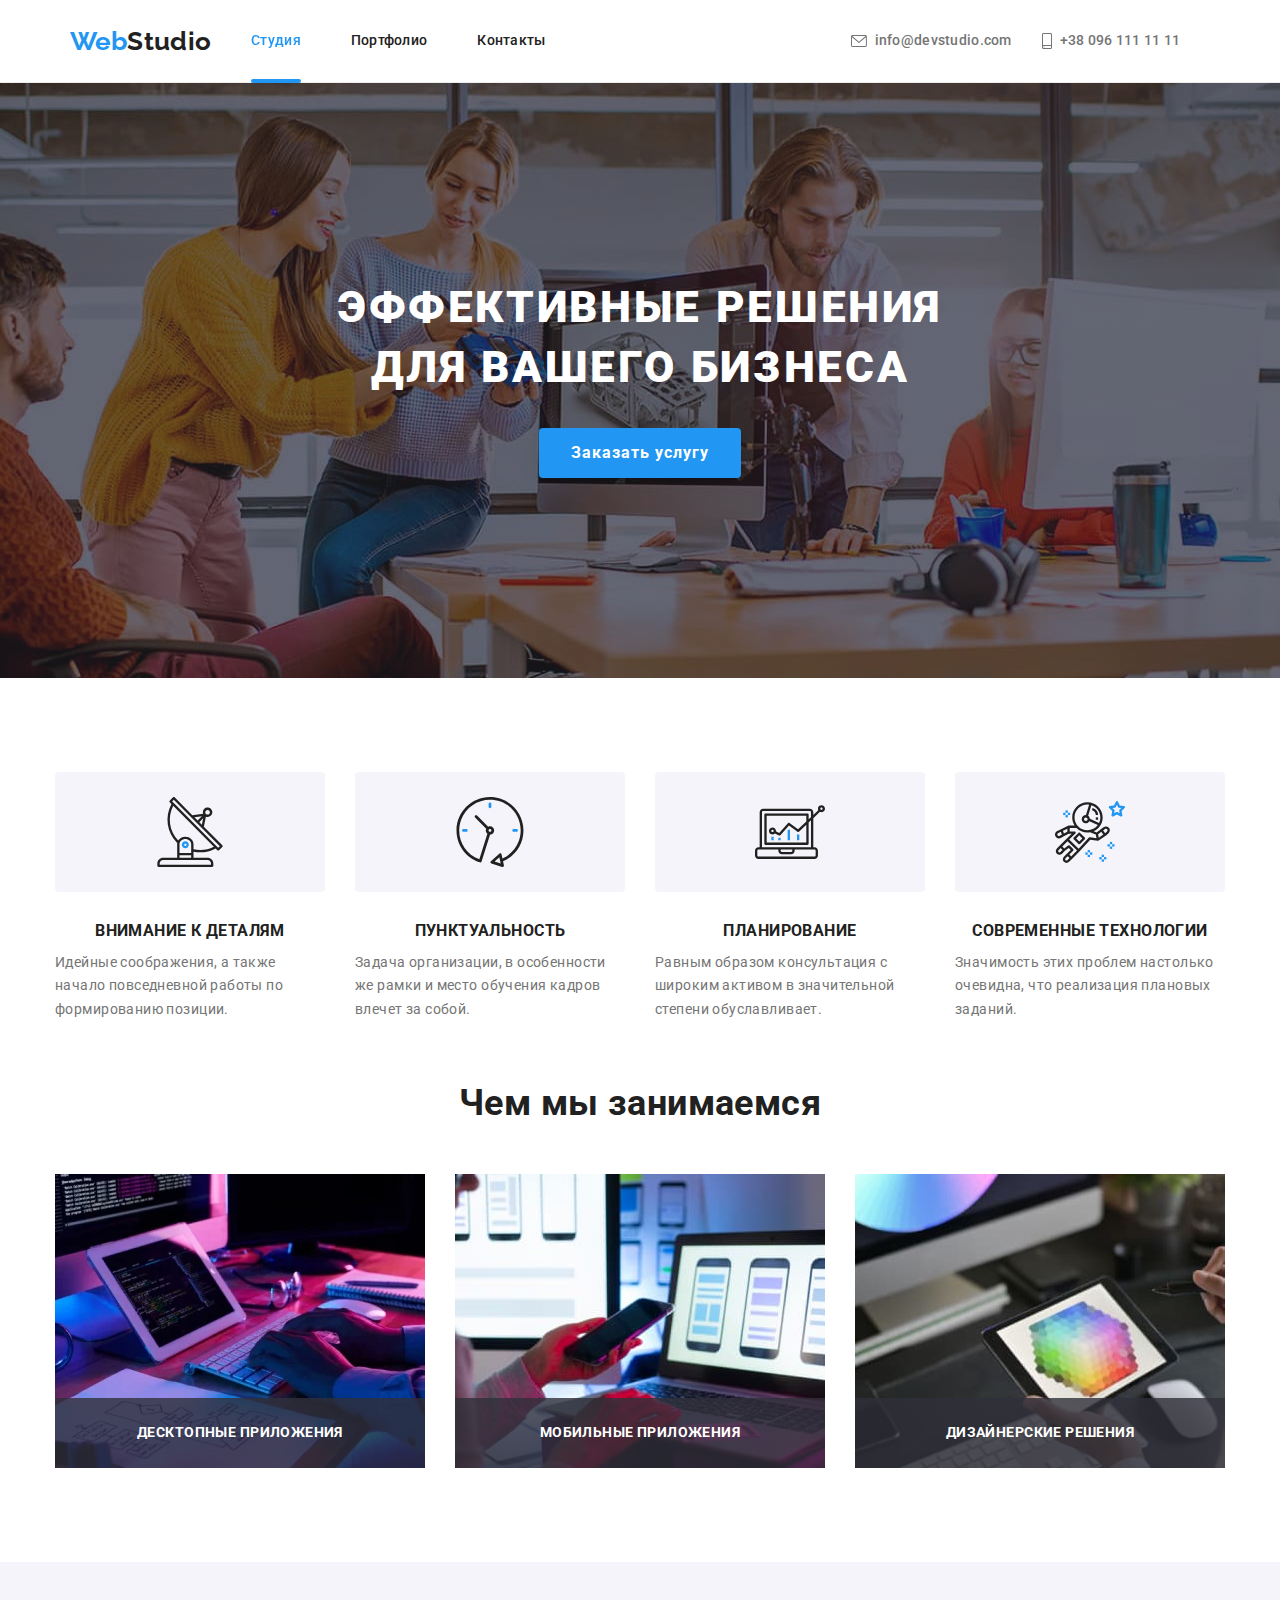
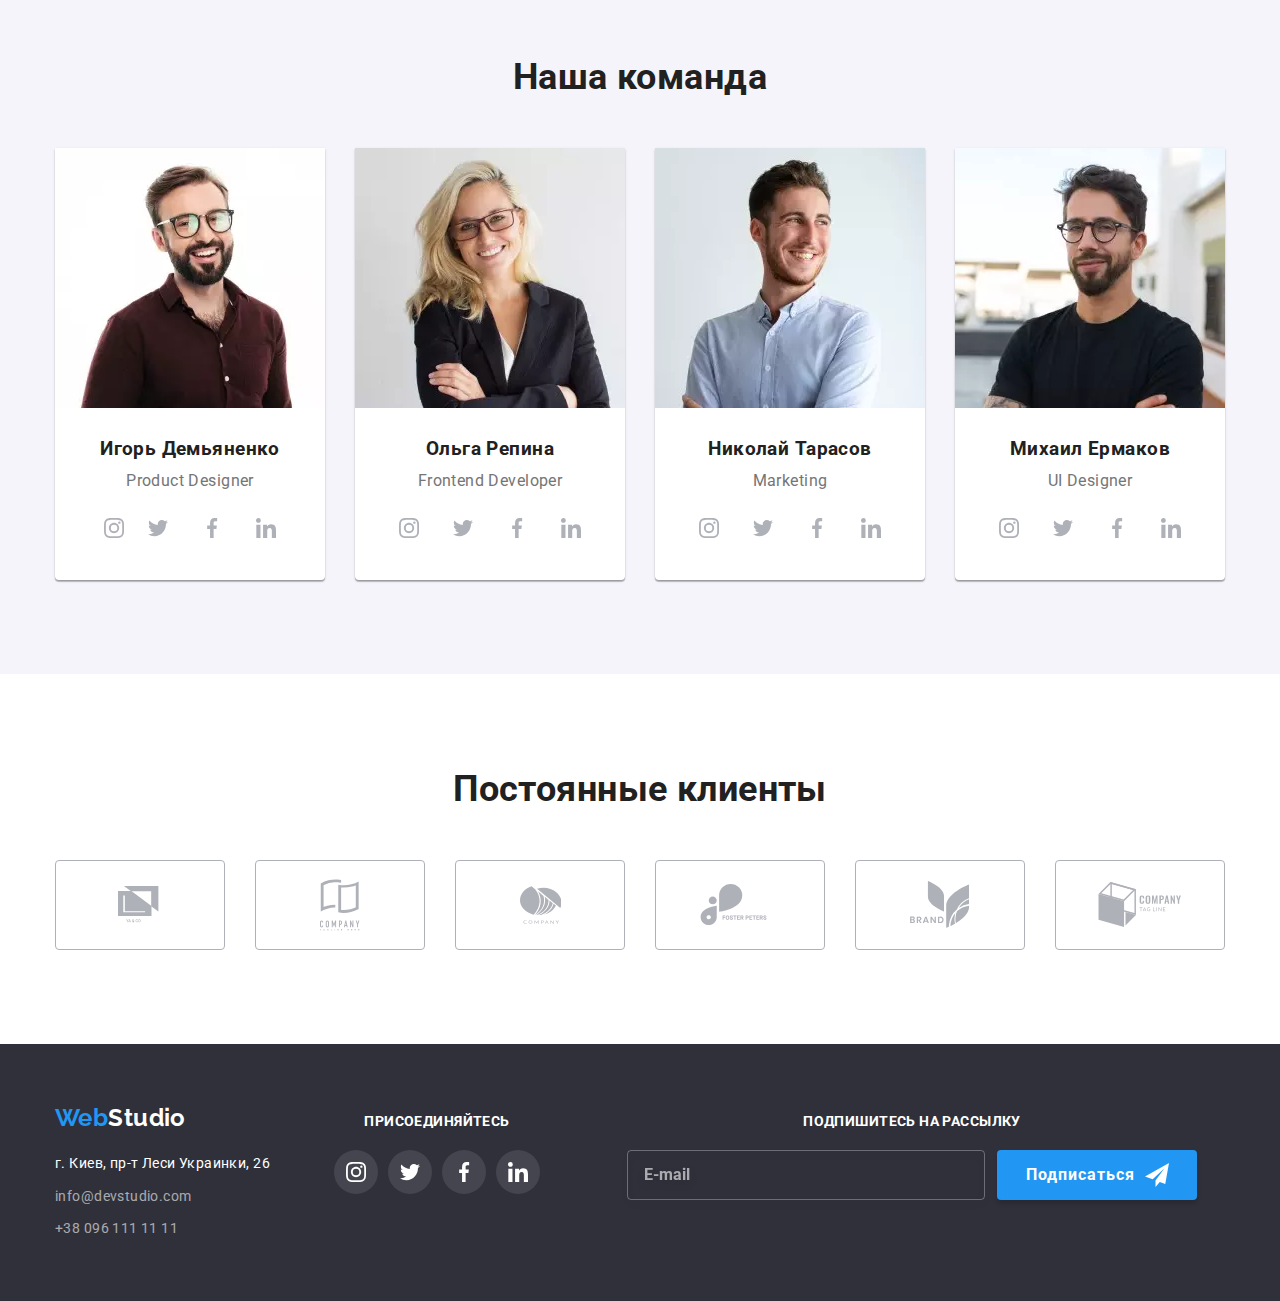
<file: index.html>
<!DOCTYPE html>
<html lang="ru">
  <head>
    <meta charset="UTF-8" />
    <meta name="viewport" content="width=device-width, initial-scale=1.0" />
    <title>Site_WebStudia</title>
    <link
      href="https://cdnjs.cloudflare.com/ajax/libs/modern-normalize/1.0.0/modern-normalize.min.css"
      rel="stylesheet"
    />
    <link
      href="https://fonts.googleapis.com/css2?family=Raleway:wght@700&family=Roboto:wght@400;500;700;900&display=swap"
      rel="stylesheet"
    />
    <link rel="stylesheet" href="./css/main.min.css" />
  </head>
  <body class="page">
    <!--Header-->
    <header class="page-header">
      <div class="header-container container flexbox">
      <a class="logo" lang="en" href="./">
        <span class="logo-web">Web</span>Studio</a>
       <button
          type="button"
          class="menu-button"
          aria-expanded="false"
          aria-controls="header-menu "
          data-menu-button
        >
          <svg
            class="menu-button__icons"
           
            aria-label="Переключатель мобильного меню"
          >
            <use
              class="menu-button__icon-cross"
              href="./image/sprite.svg#menu-button-close"
            ></use>
            <use
              class="menu-button__icon-menu-bur"
              href="./image/sprite.svg#icon-menu-bur"
            ></use>
          </svg>
        </button>

        <div class="header-menu" id="header-menu" data-menu>
          <nav class="nav">           
            <!--Main navigation-->
            <ul class="list menu">
              <li class="menu__item">
                <a class="menu__link menu__link--active link" href="./">
                  <span>Cтудия</span>
                </a>
              </li>
              <li class="menu__item">
                <a class="menu__link link" href="./portfolio.html">Портфолио</a>
              </li>
              <li class="menu__item">
                <a class="menu__link link" href="./">Контакты</a>
              </li>
            </ul>
          </nav>
          <!--feedback-->
          <ul class="list header-adr flexbox">
            <li class="header-adr__item">
              <a class="header-adr__link link" href="mailto:info@devstudio.com">
                <svg
                  class="header-adr__icon header-adr__icon-mail"
                  width="16"
                  height="11"
                >
                  <use href="./image/sprite.svg#icon-mail"></use>
                </svg>
                info@devstudio.com</a
              >
            </li>
            <li class="header-adr__item">
              <a class="header-adr__link link" href="tel:+38-095-111-11-11">
                <svg
                  class="header-adr__icon header-adr__icon-tel"
                  width="10"
                  height="15"
                >
                  <use href="./image/sprite.svg#icon-smartphone"></use>
                </svg>
                +38 096 111 11 11</a
              >
            </li>
          </ul>
        </div>
      </div>
    </header>
      <main class="main">
      <!--Poster-->

      <section class="hero-page">
        <div class="hero-container">
          <h1 class="hero-container__title">
          Эффективные решения <br /> 
            для вашего бизнеса
          </h1>
          <button type="button" class="btn btn--hero" data-modal-open>
            Заказать услугу
          </button>
        </div>
      </section>

      <!--Advantage-->

      <section class="section advantage">
        <div class="container">
          <h2 class="hiden-title">Преимущества</h2>
          <ul class="advantage__list list flexbox">
            <li class="advantage__item advantage__icon-antena">
              <h3 class="advantage__title title">Внимание к деталям</h3>
              <p class="advantage__text text">
                Идейные соображения, а также начало повседневной работы по
                формированию позиции.
              </p>
            </li>
            <li class="advantage__item advantage__icon-clock content-box">
              <h3 class="advantage__title title">Пунктуальность</h3>
              <p class="advantage__text text">
                Задача организации, в особенности же рамки и место обучения
                кадров влечет за собой.
              </p>
            </li>
            <li class="advantage__item advantage__icon-diagram content-box">
              <h3 class="advantage__title title">Планирование</h3>
              <p class="advantage__text text">
                Равным образом консультация с широким активом в значительной
                степени обуславливает.
              </p>
            </li>
            <li class="advantage__item advantage__icon-astronaut content-box">
              <h3 class="advantage__title title">Современные технологии</h3>
              <p class="advantage__text text">
                Значимость этих проблем настолько очевидна, что реализация
                плановых заданий.
              </p>
            </li>
          </ul>
        </div>
      </section>

      <!--Work performed-->

      <section class="section about">
        <div class="container">
          <h2 class="section-title">Чем мы занимаемся</h2>
          <ul class="about__list list flexbox">
            <li class="about__item">
              <div class="about__thumb">
                <picture>
                  <source srcset="./img/desktop/work-1.webp 1x, ./img/desktop/work-1@2x.webp 2x" type="image/webp"
                    media="(min-width: 1200px)" />
                  <source srcset="./img/desktop/work1.jpg 1x, ./img/desktop/work1@2x.jpg 2x"
                    media="(min-width: 1200px)" />
                  <img src="./img/desktop/work1.jpg" alt="Фото Десктопные приложения" />
                </picture>
                <p class="about__thumb-text">Десктопные приложения</p>
              </div>
            </li>
            <li class="about__item">
              <div class="about__thumb">
                <picture>
                  <!-- <source srcset="./img/desktop/work-2.webp 1x, ./desktop/work-2@2x.webp 2x" type="image/webp"
                    media="(min-width: 1200px)" /> -->
                  <source srcset="./img/desktop/work2.jpg 1x, ./img/desktop/work2@2x.jpg 2x" media="(min-width: 1200px)" />
                  <img src="./img/desktop/work2.jpg" alt="Фото Мобильные приложения" />
                </picture>
                <p class="about__thumb-text">Мобильные приложения</p>
              </div>
            </li>
            <li class="about__item">
              <div class="about__thumb">
                <picture>
                  <!-- <source srcset="./img/desktop/work-3.webp 1x, ./desktop/work-3@2x.webp 2x" type="image/webp"
                    media="(min-width: 1200px)" /> -->
                  <source srcset="./img/desktop/work3.jpg 1x, ./img/desktop/work3@2x.jpg 2x" media="(min-width: 1200px)" />
                  <img src="./img/desktop/work2.jpg" alt="Фото Дизайнерские решения" />
                </picture>
                <p class="about__thumb-text">Дизайнерские решения</p>
              </div>
            </li>
          </ul>
        </div>
      </section>

      <!--command-->

      <section class="section command">
        <div class="container">
          <h2 class="section-title">Наша команда</h2>
          <ul class="list command__list flexbox">
            <li class="command__item">
              <picture>
                <source srcset="./img/desktop/team-id.webp 1x, ./img/desktop/team-id@2x.webp 2x" type="image/webp"
                  media="(min-width: 1200px)" /> 
                <source srcset="./img/desktop/team-id.jpg 1x, ./img/tablet/team-id@2x.jpg 2x" media="(min-width: 1200px)" />
                <source srcset="./img/tablet/team-id.jpg 1x, ./img/tablet/team-id@2x.jpg 2x" media="(min-width: 768px)" />
                <source srcset="./img/mobile/team-id.jpg 1x, ./img/mobile/team-id@2x.jpg 2x" media="(max-width: 767px)" />
              
                <img src="./img/mobile/team-id.jpg" alt="Игорь Демьяненко" />
              </picture>

              <div class="command-container">
                <h3 class="command__title title">Игорь Демьяненко</h3>
                <p class="command__text text" lang="en">Product Designer</p>
              </div>
              <!-- список икон для соц сетей -->
              <div class="social-container">
                <ul class="social list">
                  <li class="social-item">
                    <a
                      class="social__link"
                      href="https://www.instagram.com/?hl=uk"
                      target="_blank"
                      rel="noopener noreferrer"
                      aria-label="ссылка инстаграм"
                    >
                      <svg class="social__icon">
                        <use href="./image/sprite.svg#icon-instagram"></use>
                      </svg>
                    </a>
                  </li>
                  <li class="social__item">
                    <a
                      class="social__link"
                      href="https://twitter.com/?lang=uk"
                      target="_blank"
                      rel="noopener noreferrer"
                      aria-label="ссылка твиттер"
                    >
                      <svg class="social__icon">
                        <use href="./image/sprite.svg#icon-twitter"></use>
                      </svg>
                    </a>
                  </li>
                  <li class="social__item">
                    <a
                      class="social__link"
                      href="https://uk-ua.facebook.com"
                      target="_blank"
                      rel="noopener noreferrer"
                      aria-label="ссылка фейсбук"
                    >
                      <svg class="social__icon">
                        <use href="./image/sprite.svg#icon-facebook"></use>
                      </svg>
                    </a>
                  </li>
                  <li class="social__item">
                    <a
                      class="social__link"
                      href="https://www.linkedin.com/uas/login?_l=ru"
                      target="_blank"
                      rel="noopener noreferrer"
                      aria-label="ссылка линкедин"
                    >
                      <svg class="social__icon">
                        <use href="./image/sprite.svg#icon-linkedin"></use>
                      </svg>
                    </a>
                  </li>
                </ul>
              </div>
            </li>
            <li class="command__item">
              <picture>
                <source srcset="./img/desktop/team-or.webp 1x, ./img/desktop/team-or@2x.webp 2x" type="image/webp"
                  media="(min-width: 1200px)" />
                        <source srcset="./img/desktop/team-or.jpg 1x, ./img/tablet/team-or@2x.jpg 2x" media="(min-width: 1200px)" />
                        <source srcset="./img/tablet/team-or.jpg 1x, ./img/tablet/team-or@2x.jpg 2x" media="(min-width: 768px)" />
                        <source srcset="./img/mobile/team-or.jpg 1x, ./img/mobile/team-or@2x.jpg 2x" media="(max-width: 767px)" />
                        
                        <img src="./img/mobile/team-or.jpg" alt="Ольга Репина" />
              </picture>

              <div class="command-container">
                <h3 class="command__title title">Ольга Репина</h3>
                <p class="command__text text" lang="en">
                  <span> Frontend Developer </span>
                </p>
              </div>
              <!-- список икон для соц сетей -->
              <div class="social-container">
                <ul class="list social">
                  <li class="social__item">
                    <a
                      class="social__link"
                      href="https://www.instagram.com/?hl=uk"
                      target="_blank"
                      rel="noopener noreferrer"
                      aria-label="ссылка инстаграм"
                    >
                      <svg class="social__icon">
                        <use href="./image/sprite.svg#icon-instagram"></use>
                      </svg>
                    </a>
                  </li>
                  <li class="social__item">
                    <a
                      class="social__link"
                      href="https://twitter.com/?lang=uk"
                      target="_blank"
                      rel="noopener noreferrer"
                      aria-label="ссылка твиттер"
                    >
                      <svg class="social__icon">
                        <use href="./image/sprite.svg#icon-twitter"></use>
                      </svg>
                    </a>
                  </li>
                  <li class="social__item">
                    <a
                      class="social__link"
                      href="https://uk-ua.facebook.com"
                      target="_blank"
                      rel="noopener noreferrer"
                      aria-label="ссылка фейсбук"
                    >
                      <svg class="social__icon">
                        <use href="./image/sprite.svg#icon-facebook"></use>
                      </svg>
                    </a>
                  </li>
                  <li class="social__item">
                    <a
                      class="social__link"
                      href="https://www.linkedin.com/uas/login?_l=ru"
                      target="_blank"
                      rel="noopener noreferrer"
                      aria-label="ссылка ликедин"
                    >
                      <svg class="social__icon">
                        <use href="./image/sprite.svg#icon-linkedin"></use>
                      </svg>
                    </a>
                  </li>
                </ul>
              </div>
            </li>
            <li class="command__item">
            <picture>
              <source srcset="./img/desktop/team-nt.webp 1x, ./img/desktop/team-nt@2x.webp 2x" type="image/webp"
                media="(min-width: 1200px)" />
              <source srcset="./img/desktop/team-nt.jpg 1x, ./img/desktop/team-nt@2x.jpg 2x" media="(min-width: 1200px)" />
              <source srcset="./img/tablet/team-nt.jpg 1x, ./img/tablet/team-nt@2x.jpg 2x" media="(min-width: 768px)" />
              <source srcset="./img/mobile/team-nt.jpg 1x, ./img/mobile/team-nt@2x.jpg 2x" media="(max-width: 767px)" />
            
              <img src="./img/mobile/team-nt.jpg" alt="Николай Тарасов" />
            </picture>
              <div class="command-container">
                <h3 class="command__title title">Николай Тарасов</h3>
                <p class="command__text text" lang="en">Marketing</p>
              </div>
              <!-- список икон для соц сетей -->
              <div class="social-container">
                <ul class="list social">
                  <li class="social__item">
                    <a
                      class="social__link"
                      href="https://www.instagram.com/?hl=uk"
                      target="_blank"
                      rel="noopener noreferrer"
                      aria-label="ссылка инстаграм"
                    >
                      <svg class="social__icon">
                        <use href="./image/sprite.svg#icon-instagram"></use>
                      </svg>
                    </a>
                  </li>
                  <li class="social__item">
                    <a
                      class="social__link"
                      href="https://twitter.com/?lang=uk"
                      target="_blank"
                      rel="noopener noreferrer"
                      aria-label="ссылка твиттер"
                    >
                      <svg class="social__icon">
                        <use href="./image/sprite.svg#icon-twitter"></use>
                      </svg>
                    </a>
                  </li>
                  <li class="social__item">
                    <a
                      class="social__link"
                      href="https://uk-ua.facebook.com"
                      target="_blank"
                      rel="noopener noreferrer"
                      aria-label="ссылка фейсбук"
                    >
                      <svg class="social__icon">
                        <use href="./image/sprite.svg#icon-facebook"></use>
                      </svg>
                    </a>
                  </li>
                  <li class="social__item">
                    <a
                      class="social__link"
                      href="https://www.linkedin.com/uas/login?_l=ru"
                      target="_blank"
                      rel="noopener noreferrer"
                      aria-label="ссылка линкедин"
                    >
                      <svg class="social__icon">
                        <use href="./image/sprite.svg#icon-linkedin"></use>
                      </svg>
                    </a>
                  </li>
                </ul>
              </div>
            </li>
            <li class="command__item">
            <picture>
              <source srcset="./img/desktop/team-me.webp 1x, ./img/desktop/team-me@2x.webp 2x" type="image/webp"
                media="(min-width: 1200px)" />
              <source srcset="./img/tablet/team-me.jpg 1x, ./img/tablet/team-me@2x.jpg 2x" media="(min-width: 768px)" />
              <source srcset="./img/mobile/team-me.jpg 1x, ./img/mobile/team-me@2x.jpg 2x" media="(max-width: 767px)" />
            
              <img src="./img/mobile/team-me.jpg" alt="Михаил Ермаков" />
            </picture>
              <div class="command-container">
                <h3 class="command__title title">Михаил Ермаков</h3>
                <p class="command__text text" lang="en">UI Designer</p>
              </div>
              <!-- список икон для соц сетей -->
              <div class="social-container">
                <ul class="list social">
                  <li class="social__item">
                    <a
                      class="social__link"
                      href="https://www.instagram.com/?hl=uk"
                      target="_blank"
                      rel="noopener noreferrer"
                      aria-label="ссылка инстаграм"
                    >
                      <svg class="social__icon">
                        <use href="./image/sprite.svg#icon-instagram"></use>
                      </svg>
                    </a>
                  </li>
                  <li class="social__item">
                    <a
                      class="social__link"
                      href="https://twitter.com/?lang=uk"
                      target="_blank"
                      rel="noopener noreferrer"
                      aria-label="ссылка твиттер"
                    >
                      <svg class="social__icon">
                        <use href="./image/sprite.svg#icon-twitter"></use>
                      </svg>
                    </a>
                  </li>
                  <li class="social__item">
                    <a
                      class="social__link"
                      href="https://uk-ua.facebook.com"
                      target="_blank"
                      rel="noopener noreferrer"
                      aria-label="ссылка фейсбук"
                    >
                      <svg class="social__icon">
                        <use href="./image/sprite.svg#icon-facebook"></use>
                      </svg>
                    </a>
                  </li>
                  <li class="social__item">
                    <a
                      class="social__link"
                      href="https://www.linkedin.com/uas/login?_l=ru"
                      target="_blank"
                      rel="noopener noreferrer"
                      aria-label="ссылка линкедин"
                    >
                      <svg class="social__icon">
                        <use href="./image/sprite.svg#icon-linkedin"></use>
                      </svg>
                    </a>
                  </li>
                </ul>
              </div>
            </li>
          </ul>
        </div>
      </section>
      <!-- Клиенты -->
      <section class="section">
        <div class="container">
          <h2 class="section-title">Постоянные клиенты</h2>
          <ul class="list client flexbox">
            <li class="client__item flexbox">
              <a
                class="link flexbox"
                href="./"
                target="_blank"
                rel="noopener noreferrer"
                aria-label="ссылка компания ya-go"
              >
                <svg class="client__icon" width="44" height="50">
                  <use href="./image/sprite.svg#icon-ya-go"></use>
                </svg>
              </a>
            </li>

            <li class="client__item flexbox">
              <a
                href="./"
                class="link flexbox"
                target="_blank"
                rel="noopener noreferrer"
                aria-label="ссылка компания tagline"
              >
                <svg class="client__icon" width="40" height="52">
                  <use href="./image/sprite.svg#icon-logo"></use>
                </svg>
              </a>
            </li>

            <li class="client__item flexbox">
              <a
                class="link flexbox"
                href="./"
                target="_blank"
                rel="noopener noreferrer"
                aria-label="ссылка компания "
              >
                <svg class="client__icon" width="41" height="42">
                  <use href="./image/sprite.svg#icon-compane-two"></use>
                </svg>
              </a>
            </li>
            <li class="client__item flexbox">
              <a
                class="link flexbox"
                href="./"
                target="_blank"
                rel="noopener noreferrer"
                aria-label="ссылка компания foster"
              >
                <svg class="client__icon" width="80" height="42">
                  <use href="./image/sprite.svg#icon-foster"></use>
                </svg>
              </a>
            </li>
            <li class="client__item flexbox">
              <a
                class="link flexbox"
                href="./"
                target="_blank"
                rel="noopener noreferrer"
                aria-label="ссылка компания brand "
              >
                <svg class="client__icon" width="59" height="47">
                  <use href="./image/sprite.svg#icon-brand"></use>
                </svg>
              </a>
            </li>
            <li class="client__item flexbox">
              <a
                class="link flexbox"
                href="./"
                target="_blank"
                rel="noopener noreferrer"
                aria-label="ссылка компания tag-line"
              >
                <svg class="client__icon" width="88" height="45">
                  <use href="./image/sprite.svg#icon-tag"></use>
                </svg>
              </a>
            </li>
          </ul>
        </div>
      </section>
    </main>

    <!--Footer-->
    <footer class="page-footer flexbox">
      <div class="container footer-flexbox">
        <div class="tablet-container" >
        <div class="footer-container">
          <a class="footer-logo" lang="en" href="./">
            <span class="logo-web">Web</span>Studio</a
          ><br />
          <address class="adress">
            <p class="adress__text text">г. Киев, пр-т Леси Украинки, 26</p>

            <a class="adress__link link" href="mailto:info@devstudio.com"
              >info@devstudio.com</a
            >

            <a class="adress__link link" href="tel:+38-096-111-11-11">
              +38 096 111 11 11</a
            >
          </address>
        </div>
        <div class="footer__social-container">
          <p class="footer__title">присоединяйтесь</p>
          <ul class="list footer__social">
            <li class="footer__social-item">
              <a
                class="social__link social-link--back"
                href="https://www.instagram.com/?hl=uk"
                target="_blank"
                rel="noopener noreferrer"
                aria-label="ссылка инстаграм"
              >
                <svg class="footer__social-icon">
                  <use href="./image/sprite.svg#icon-instagram"></use>
                </svg>
              </a>
            </li>
            <li class="footer__social-item">
              <a
                class="social__link social-link--back"
                href="https://twitter.com/?lang=uk"
                target="_blank"
                rel="noopener noreferrer"
                aria-label="ссылка твиттер"
              >
                <svg class="footer__social-icon">
                  <use href="./image/sprite.svg#icon-twitter"></use>
                </svg>
              </a>
            </li>
            <li class="footer__social-item">
              <a
                class="social__link social-link--back"
                href="https://uk-ua.facebook.com"
                target="_blank"
                rel="noopener noreferrer"
                aria-label="ссылка фейсбук"
              >
                <svg class="footer__social-icon">
                  <use href="./image/sprite.svg#icon-facebook"></use>
                </svg>
              </a>
            </li>
            <li class="footer__social-item">
              <a
                class="social__link social-link--back"
                href="https://www.linkedin.com/uas/login?_l=ru"
                target="_blank"
                rel="noopener noreferrer"
                aria-label="ссылка линкедин"
              >
                <svg class="footer__social-icon" width="18px" height="18px">
                  <use href="./image/sprite.svg#icon-linkedin"></use>
                </svg>
              </a>
            </li>
          </ul>
        </div>
</div>
        <ul class="list delivery">
          <li class="delivery__item">
            <p class="footer__title">Подпишитесь на рассылку</p>
          </li>
          <li class="delivery__item">
            <form class="footer-form">
              <input
                class="footer-form__input"
                type="email"
                name="footer-mail"
                id="footer-mail"
                placeholder="E-mail"
              />

              <button type="submit" class="btn btn--footer">Подписаться</button>
            </form>
          </li>
        </ul>
      </div>
    </footer>
    <!--modal form -->
    <div class="backdrop is-hidden" data-modal>
      <div class="modal">
        <button type="button" class="bt-close" data-modal-close>
          <svg class="modal__icon" width="18" height="18">
            <use href="./image/sprite.svg#cross"></use>
          </svg>
        </button>
       
        <!--form-->
        <form class="form" autocomplete="off">
          <b class="form__title">Оставьте свои данные, мы вам перезвоним</b>      
          <div class="form-field">
            <label class="form__label" for="name">Имя</label>
            <input
              class="form__input"
              type="text"
              name="name"
              id="name"
              placeholder=" "
            />
            <svg class="form__icon" width="18px" height="18px">
              <use href="./image/sprite.svg#icon-person"></use>
            </svg>
          </div>
          <div class="form-field">
            <label class="form__label" for="tel">Телефон</label>
            <input
              class="form__input"
              type="tel"
              name="tel"
              id="tel"
              placeholder=""
            />

            <svg class="form__icon" width="18px" height="18px">
              <use href="./image/sprite.svg#icon-phone-black-18dp-1"></use>
            </svg>
          </div>
          <div class="form-field">
            <label class="form__label" for="mail">Почта</label>
            <input
              class="form__input"
              type="email"
              name="mail"
              id="mail"
              placeholder=" "
            />
            <svg class="form__icon" width="18px" height="18px">
              <use href="./image/sprite.svg#icon-email-black-18dp-1"></use>
            </svg>
          </div>

          <label class="form__label" for="coment">Комментарий</label>
          <textarea
            class="form__textarea"
            name="coment"
            id="coment"
            rows="7"
            placeholder="Введите текст"
          ></textarea>

          <label class="chek">
            <input
              class="checkbox"
              type="checkbox"
              name="agree"
              value="agree"
            />
            <span class="chek__icon"
              >Соглашаюсь с рассылкой и принимаю
              <a href="" class="form__link">Условия договора</a></span
            >
          </label>
          <button type="submit" class="btn btn--form">Отправить</button>
        </form>
       
      </div>
    </div>
    <script src="./js/menu-tel.js"></script>
    <script src="./js/script.js"></script>
  </body>
</html>
</file>
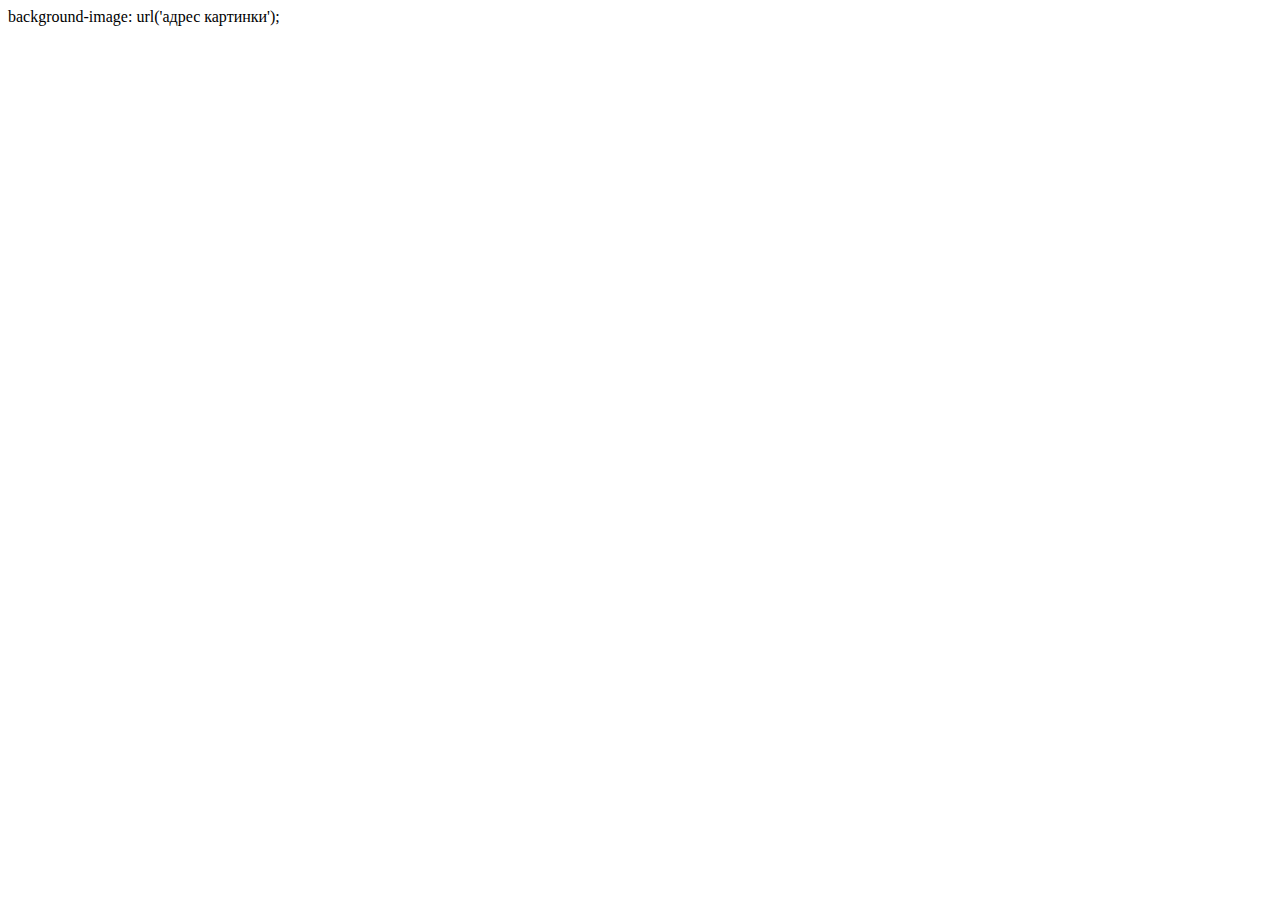
<file: background.html>
<!DOCTYPE html>
<html lang="en">
  <head>
    <meta charset="UTF-8" />
    <meta name="viewport" content="width=device-width, initial-scale=1.0" />
    <title>Document</title>
  </head>
  <body>
    background-image: url('адрес картинки');
  </body>
</html>
</file>
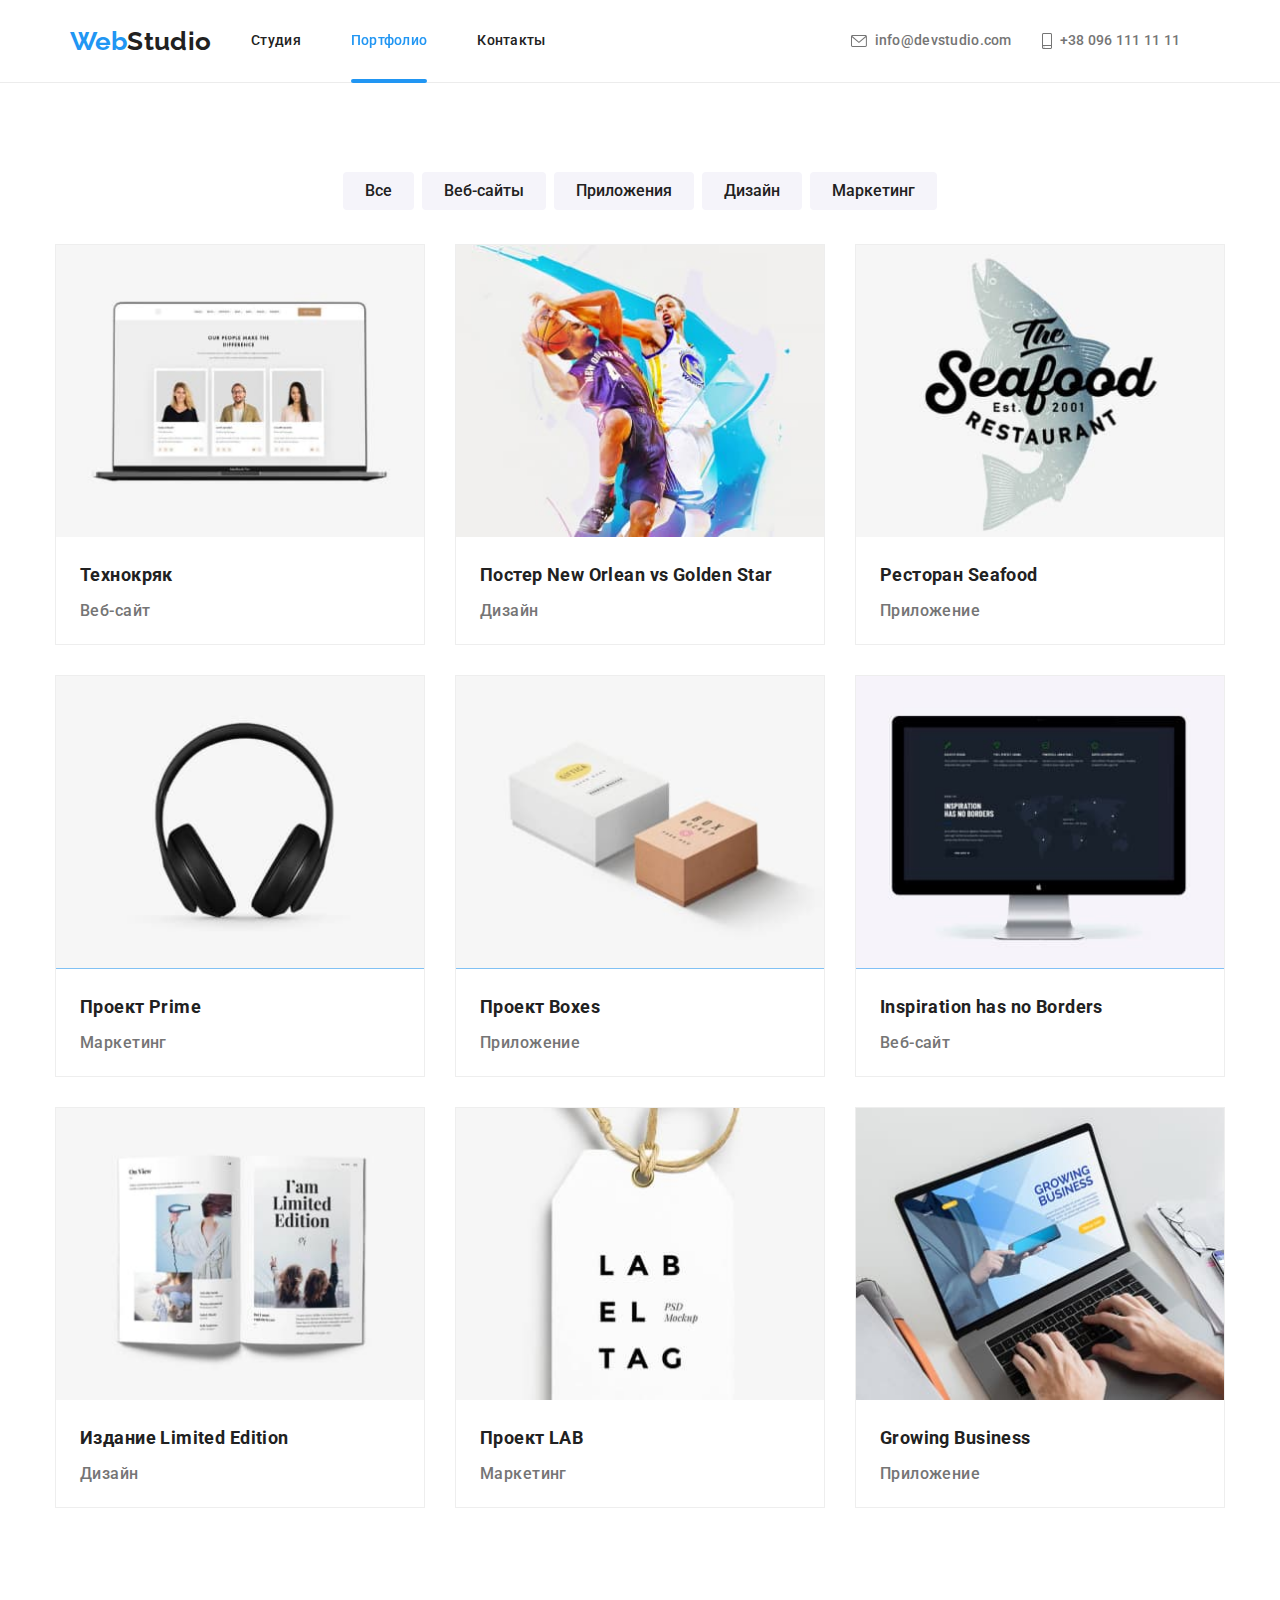
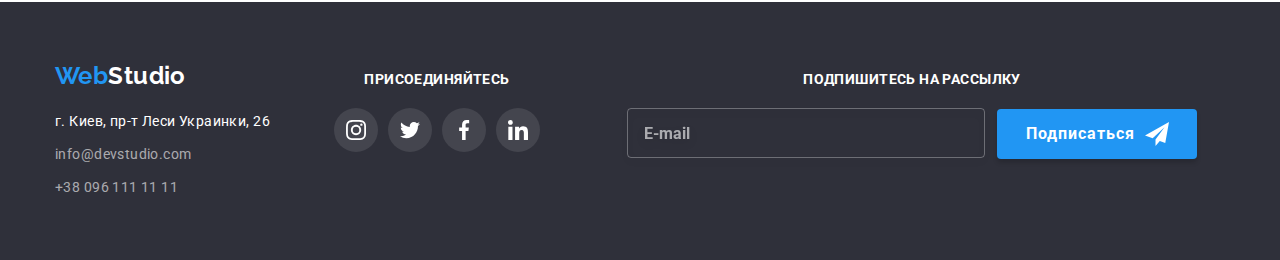
<file: portfolio.html>
<!DOCTYPE html>
<html lang="ru">
  <head>
    <meta charset="UTF-8" />
    <meta name="viewport" content="width=device-width, initial-scale=1.0" />
    <title>portfolio</title>
    <link
      href="https://cdnjs.cloudflare.com/ajax/libs/modern-normalize/1.0.0/modern-normalize.min.css"
      rel="stylesheet"
    />
    <link
      href="https://fonts.googleapis.com/css2?family=Raleway:wght@700&family=Roboto:wght@400;500;700;900&display=swap"
      rel="stylesheet"
    />
    <link rel="stylesheet" href="./css/portfolio.min.css" />
  </head>

  <body class="page">
    <!--Header-->
    <header class="page-header container">
      <div class="header-container container flexbox">
        <a class="logo" lang="en" href="./">
          <span class="logo-web">Web</span>Studio</a
        >
        <button
          type="button"
          class="menu-button"
          aria-expanded="false"
          aria-controls="header-menu "
          data-menu-button
        >
          <svg
            class="menu-button__icons"
            aria-label="Переключатель мобильного меню"
          >
            <use
              class="menu-button__icon-cross"
              href="./image/sprite.svg#menu-button-close"
            ></use>
            <use
              class="menu-button__icon-menu-bur"
              href="./image/sprite.svg#icon-menu-bur"
            ></use>
          </svg>
        </button>

        <div class="header-menu" id="header-menu" data-menu>
          <nav class="nav">
            <!--Main navigation-->
            <ul class="list menu">
              <li class="menu__item">
                <a class="menu__link menu__link link" href="./">
                  <span>Cтудия</span>
                </a>
              </li>
              <li class="menu__item">
                <a class="menu__link--active link" href="./portfolio.html"
                  >Портфолио</a
                >
              </li>
              <li class="menu__item">
                <a class="menu__link link" href="./">Контакты</a>
              </li>
            </ul>
          </nav>
          <!--feedback-->
          <ul class="list header-adr flexbox">
            <li class="header-adr__item">
              <a class="header-adr__link link" href="mailto:info@devstudio.com">
                <svg
                  class="header-adr__icon header-adr__icon-mail"
                  width="16"
                  height="11"
                >
                  <use href="./image/sprite.svg#icon-mail"></use>
                </svg>
                info@devstudio.com</a
              >
            </li>
            <li class="header-adr__item">
              <a class="header-adr__link link" href="tel:+38-095-111-11-11">
                <svg
                  class="header-adr__icon header-adr__icon-tel"
                  width="10"
                  height="15"
                >
                  <use href="./image/sprite.svg#icon-smartphone"></use>
                </svg>
                +38 096 111 11 11</a
              >
            </li>
          </ul>
        </div>
      </div>
    </header>
    <main class="main">
      <section class="section page-portfolio">
       
        <h1 class="hiden-title">Портфолио</h1>
        <div class="container">
        <ul class="list portfolio">
          <li class="portfolio__item">
            <button type="button" class="portfolio__btn">Все</button>
          </li>
          <li class="portfolio__item">
            <button type="button" class="portfolio__btn">Веб-сайты</button>
          </li>
          <li class="portfolio__item">
            <button type="button" class="portfolio__btn">Приложения</button>
          </li>
          <li class="portfolio__item">
            <button type="button" class="portfolio__btn">Дизайн</button>
          </li>
          <li class="portfolio__item">
            <button type="button" class="portfolio__btn">Маркетинг</button>
          </li>
        </ul></div>
        <div class="container servise">
          <ul class="list servise-list flexbox">
            <li class="service__item"  >
              <a class="link service__link" href="/">
                <div class="service-overlay">
                  <picture>
                    <source
                      srcset="
                        ./img/desktop/gallery1.jpg    1x,
                        ./img/desktop/gallery1@2x.jpg 2x
                      "
                      media="(min-width: 1200px)"
                    />
                    <source
                      srcset="
                        ./img/tablet/img-gallery1.jpg    1x,
                        ./img/tablet/img-gallery1@2x.jpg 2x
                      "
                      media="(min-width: 768px)"
                    />
                    <source
                      srcset="
                        ./img/mobile/img-gallery1.jpg    1x,
                        ./img/mobile/img-gallery1@2x.jpg 2x
                      "
                      media="(max-width: 767px)"
                    />
                    <img
                      src="./img/mobile/img-gallery1.jpg"
                      
                      alt="экран с фото"
                    />
                  </picture>
                  <p class="service-overlay__text">
                    Технокряк это современная площадка распространения
                    коронавируса. Компании используют эту платформу для
                    цифрового шпионажа и атак на защищённые сервера конкурентов.
                  </p>
                </div>
                <div class="servise-container">
                  <h2 class="servise__title title">Технокряк</h2>
                  <p class="servise__text text">Веб-сайт</p>
                </div>
              </a>
            </li>
            <li class="service__item">
              <a class="link service__link" href="">
                <div class="service-overlay">
                  <picture>
                    <source
                      srcset="
                        ./img/desktop/gallery2.jpg    1x,
                        ./img/desktop/gallery2@2x.jpg 2x
                      "
                      media="(min-width: 1200px)"
                    />
                    <source
                      srcset="
                        ./img/tablet/img-gallery2.jpg    1x,
                        ./img/tablet/img-gallery2@2x.jpg 2x
                      "
                      media="(min-width: 768px)"
                    />
                    <source
                      srcset="
                        ./img/mobile/img-gallery2.jpg    1x,
                        ./img/mobile/img-gallery2@2x.jpg 2x
                      "
                      media="(max-width: 767px)"
                    />
                    <img
                      src="./img/mobile/img-gallery2.jpg"
                      
                      alt="баскетболисты с мячем"
                    />
                  </picture>

                  <p class="service-overlay__text">
                    Технокряк это современная площадка распространения
                    коронавируса. Компании используют эту платформу для
                    цифрового шпионажа и атак на защищённые сервера конкурентов.
                  </p>
                </div>
                <div class="servise-container">
                  <h2 class="servise__title title">
                    Постер New Orlean vs Golden Star
                  </h2>
                  <p class="servise__text text">Дизайн</p>
                </div>
              </a>
            </li>
            <li class="service__item">
              <a class="link service__link" href="">
                <div class="service-overlay">
                  <picture>
                    <source
                      srcset="
                        ./img/desktop/gallery3.jpg   1x,
                        ./img/desktop/gallery3@2x.jpg 2x
                      "
                      media="(min-width: 1200px)"
                    />
                    <source
                      srcset="
                        ./img/tablet/gallery3.jpg    1x,
                        ./img/tablet/gallery3@2x.jpg 2x
                      "
                      media="(min-width: 768px)"
                    />
                    <source
                      srcset="
                        ./img/mobile/img-gallery3.jpg    1x,
                        ./img/mobile/img-gallery3@2x.jpg 2x
                      "
                      media="(max-width: 767px)"
                    />
                    <img
                      src="./img/mobile/img-gallery3.jpg"
                      
                      alt="акула с надписью"
                    />
                  </picture>

                  <p class="service-overlay__text">
                    Технокряк это современная площадка распространения
                    коронавируса. Компании используют эту платформу для
                    цифрового шпионажа и атак на защищённые сервера конкурентов.
                  </p>
                </div>
                <div class="servise-container">
                  <h2 class="servise__title">Ресторан Seafood</h2>
                  <p class="servise__text text">Приложение</p>
                </div>
              </a>
            </li>
            <li class="service__item">
              <a class="link service__link" href="/"
                ><div class="service-overlay">
                  <picture>
                    <source
                      srcset="
                        ./img/desktop/gallery4.jpg    1x,
                        ./img/desktop/gallery4@2x.jpg 2x
                      "
                      media="(min-width: 1200px)"
                    />
                    <source
                      srcset="
                        ./img/tablet/img-gallery4.jpg    1x,
                        ./img/tablet/img-gallery4@2x.jpg 2x
                      "
                      media="(min-width: 768px)"
                    />
                    <source
                      srcset="
                        ./img/mobile/img-gallery4.jpg    1x,
                        ./img/mobile/img-gallery4@2x.jpg 2x
                      "
                      media="(max-width: 767px)"
                    />
                    <img
                      src="./img/mobile/img-gallery4.jpg"
                      
                      alt="наушники"
                    />
                  </picture>
                  <p class="service-overlay__text">
                    Технокряк это современная площадка распространения
                    коронавируса. Компании используют эту платформу для
                    цифрового шпионажа и атак на защищённые сервера конкурентов.
                  </p>
                </div>
                <div class="servise-container">
                  <h2 class="servise__title">Проект Prime</h2>
                  <p class="servise__text text">Маркетинг</p>
                </div>
              </a>
            </li>
            <li class="service__item">
              <a class="link service__link" href="/"
                ><div class="service-overlay">
                  <picture>
                    <source
                      srcset="
                        ./img/desktop/gallery5.jpg    1x,
                        ./img/desktop/gallery5@2x.jpg 2x
                      "
                      media="(min-width: 1200px)"
                    />
                    <source
                      srcset="
                        ./img/tablet/img-gallery5.jpg    1x,
                        ./img/tablet/img-gallery5@2x.jpg 2x
                      "
                      media="(min-width: 768px)"
                    />
                    <source
                      srcset="
                        ./img/mobile/img-gallery5.jpg    1x,
                        ./img/mobile/img-gallery5@2x.jpg 2x
                      "
                      media="(max-width: 767px)"
                    />
                    <img
                      src="./img/mobile/img-gallery5.jpg"
                      
                      alt="Две коробочки"
                    />
                  </picture>
                  <p class="service-overlay__text">
                    Технокряк это современная площадка распространения
                    коронавируса. Компании используют эту платформу для
                    цифрового шпионажа и атак на защищённые сервера конкурентов.
                  </p>
                </div>
                <div class="servise-container">
                  <h2 class="servise__title">Проект Boxes</h2>
                  <p class="servise__text text">Приложение</p>
                </div>
              </a>
            </li>
            <li class="service__item">
              <a class="link service__link" href=""
                ><div class="service-overlay">
                  <picture>
                    <source
                      srcset="
                        ./img/desktop/gallery6.jpg    1x,
                        ./img/desktop/gallery6@2x.jpg 2x
                      "
                      media="(min-width: 1200px)"
                    />
                    <source
                      srcset="
                        ./img/tablet/img-gallery6.jpg    1x,
                        ./img/tablet/img-gallery6@2x.jpg 2x
                      "
                      media="(min-width: 768px)"
                    />
                    <source
                      srcset="
                        ./img/mobile/img-gallery6.jpg    1x,
                        ./img/mobile/img-gallery6@2x.jpg 2x
                      "
                      media="(max-width: 767px)"
                    />
                    <img
                      src="./img/mobile/img-gallery6.jpg"
                      
                      alt="монитор с изображением карты мира"
                    />
                  </picture>
                  <p class="service-overlay__text">
                    Технокряк это современная площадка распространения
                    коронавируса. Компании используют эту платформу для
                    цифрового шпионажа и атак на защищённые сервера конкурентов.
                  </p>
                </div>
                <div class="servise-container">
                  <h2 class="servise__title">Inspiration has no Borders</h2>
                  <p class="servise__text text">Веб-сайт</p>
                </div>
              </a>
            </li>
            <li class="service__item">
              <a class="link service__link" href="">
                <div class="service-overlay">
                  <picture>
                    <source
                      srcset="
                        ./img/desktop/gallery7.jpg    1x,
                        ./img/desktop/gallery7@2x.jpg 2x
                      "
                      media="(min-width: 1200px)"
                    />
                    <source
                      srcset="
                        ./img/tablet/img-gallery7.jpg    1x,
                        ./img/tablet/img-gallery7@2x.jpg 2x
                      "
                      media="(min-width: 768px)"
                    />
                    <source
                      srcset="
                        ./img/mobile/img-gallery7.jpg    1x,
                        ./img/mobile/img-gallery7@2x.jpg 2x
                      "
                      media="(max-width: 767px)"
                    />
                    <img
                      src="./img/mobile/img-gallery7.jpg"
                      
                      alt="журнала с надписью ограниченное издательство"
                    />
                  </picture>

                  <p class="service-overlay__text">
                    Технокряк это современная площадка распространения
                    коронавируса. Компании используют эту платформу для
                    цифрового шпионажа и атак на защищённые сервера конкурентов.
                  </p>
                </div>
                <div class="servise-container">
                  <h2 class="servise__title">Издание Limited Edition</h2>
                  <p class="servise__text text">Дизайн</p>
                </div>
              </a>
            </li>
            <li class="service__item">
              <a class="link service__link" href="">
                <div class="service-overlay">
                  <picture>
                    <source
                      srcset="
                        ./img/desktop/gallery8.jpg    1x,
                        ./img/desktop/gallery8@2x.jpg 2x
                      "
                      media="(min-width: 1200px)"
                    />
                    <source
                      srcset="
                        ./img/tablet/gallery8.jpg    1x,
                        ./img/tablet/gallery8@2x.jpg 2x
                      "
                      media="(min-width: 768px)"
                    />
                    <source
                      srcset="
                        ./img/mobile/img-gallery8.jpg    1x,
                        ./img/mobile/img-gallery8@2x.jpg 2x
                      "
                      media="(max-width: 767px)"
                    />
                    <img
                      src="./img/mobile/img-gallery8.jpg"
                      
                      alt="буквы"
                    />
                  </picture>
                  <p class="service-overlay__text">
                    Технокряк это современная площадка распространения
                    коронавируса. Компании используют эту платформу для
                    цифрового шпионажа и атак на защищённые сервера конкурентов.
                  </p>
                </div>
                <div class="servise-container">
                  <h2 class="servise__title">Проект LAB</h2>
                  <p class="servise__text text">Маркетинг</p>
                </div>
              </a>
            </li>
            <li class="service__item">
              <a class="link service__link" href="">
                <div class="service-overlay">
                  <picture>
                    <source
                      srcset="
                        ./img/desktop/gallery9.jpg    1x,
                        ./img/desktop/gallery9@2x.jpg 2x
                      "
                      media="(min-width: 1200px)"
                    />
                    <source
                      srcset="
                        ./img/tablet/gallery9.jpg 1x,
                        ./img/tablet/gallery9@2x.jpg 2x
                      "
                      media="(min-width: 768px)"
                    />
                    <source
                      srcset="
                        ./img/mobile/gallery9.jpg    1x,
                        ./img/mobile/gallery9@2x.jpg 2x
                      "
                      media="(max-width: 767px)"
                    />
                    <img
                      src="./img/mobile/img-gallery9.jpg"
                      
                      alt="руки на клавиатуре"
                    />
                  </picture>
                  <p class="service-overlay__text">
                    Технокряк это современная площадка распространения
                    коронавируса. Компании используют эту платформу для
                    цифрового шпионажа и атак на защищённые сервера конкурентов.
                  </p>
                </div>
                <div class="servise-container">
                  <h2 class="servise__title">Growing Business</h2>
                  <p class="servise__text text">Приложение</p>
                </div>
              </a>
            </li>
          </ul>
        </div>
      </section>
    </main>
    <!--Footer-->
    <footer class="page-footer flexbox">
      <div class="container footer-flexbox">
        <div class="tablet-container">
          <div class="footer-container">
            <a class="footer-logo" lang="en" href="./">
              <span class="logo-web">Web</span>Studio</a><br />
            <address class="adress">
              <p class="adress__text text">г. Киев, пр-т Леси Украинки, 26</p>
    
              <a class="adress__link link" href="mailto:info@devstudio.com">info@devstudio.com</a>
    
              <a class="adress__link link" href="tel:+38-096-111-11-11">
                +38 096 111 11 11</a>
            </address>
          </div>
          <div class="footer__social-container">
            <p class="footer__title">присоединяйтесь</p>
            <ul class="list footer__social">
              <li class="footer__social-item">
                <a class="social__link social-link--back" href="https://www.instagram.com/?hl=uk" target="_blank"
                  rel="noopener noreferrer" aria-label="ссылка инстаграм">
                  <svg class="footer__social-icon">
                    <use href="./image/sprite.svg#icon-instagram"></use>
                  </svg>
                </a>
              </li>
              <li class="footer__social-item">
                <a class="social__link social-link--back" href="https://twitter.com/?lang=uk" target="_blank"
                  rel="noopener noreferrer" aria-label="ссылка твиттер">
                  <svg class="footer__social-icon">
                    <use href="./image/sprite.svg#icon-twitter"></use>
                  </svg>
                </a>
              </li>
              <li class="footer__social-item">
                <a class="social__link social-link--back" href="https://uk-ua.facebook.com" target="_blank"
                  rel="noopener noreferrer" aria-label="ссылка фейсбук">
                  <svg class="footer__social-icon">
                    <use href="./image/sprite.svg#icon-facebook"></use>
                  </svg>
                </a>
              </li>
              <li class="footer__social-item">
                <a class="social__link social-link--back" href="https://www.linkedin.com/uas/login?_l=ru" target="_blank"
                  rel="noopener noreferrer" aria-label="ссылка линкедин">
                  <svg class="footer__social-icon" width="18px" height="18px">
                    <use href="./image/sprite.svg#icon-linkedin"></use>
                  </svg>
                </a>
              </li>
            </ul>
          </div>
        </div>
        <ul class="list delivery">
          <li class="delivery__item">
            <p class="footer__title">Подпишитесь на рассылку</p>
          </li>
          <li class="delivery__item">
            <form class="footer-form">
              <input class="footer-form__input" type="email" name="footer-mail" id="footer-mail" placeholder="E-mail" />
    
              <button type="submit" class="btn btn--footer">Подписаться</button>
            </form>
          </li>
        </ul>
      </div>
    </footer>
    <script src="./js/menu-tel.js"></script>
  </body>
</html>
</file>
<file: css/main.min.css>
body{color:#212121;background-color:#fff;font-size:14px;line-height:1.14;font-weight:700;font-family:Roboto,sans-serif;font-style:normal;letter-spacing:.03em}@media (max-width: 767px){main{padding-top:61px}}@media (min-width: 768px){main{padding-top:78px}}.container{width:100%;padding:0 15px;margin-right:auto;margin-left:auto}@media (min-width: 480px){.container{width:480px}}@media (min-width: 768px){.container{width:750px}}@media (min-width: 1200px){.container{width:1200px}}img{display:block;max-width:100%;height:auto}.list{list-style:none;padding:0;margin:0}.link{text-decoration:none;transition:all 250ms cubic-bezier(0.4, 0, 0.2, 1)}.link:hover,.link:focus,.link:active{color:#2196f3;cursor:pointer}@media (min-width: 768px){.flexbox{display:flex;flex-wrap:wrap}}.title{margin-top:0;margin-bottom:10px}.text{margin:0;color:#757575}.hiden-title{position:absolute;width:1px;height:1px;margin:-1px;border:0px;padding:0px;clip:rect(0 0 0 0);overflow:hidden}.section{padding:60px 0}@media (min-width: 1200px){.section{padding:94px 0}}.section-title{margin-top:0px;margin-bottom:30px;font-size:28px;line-height:1.17;font-weight:700;text-align:center}@media (min-width: 1200px){.section-title{margin-bottom:50px;font-size:36px;line-height:1.17;font-weight:700}}.btn{display:flex;margin:0px auto;min-width:200px;align-items:center;text-align:center;font-size:16px;line-height:1.87;font-weight:700;letter-spacing:.06em;border:none;outline:none;color:#fff;background-color:#2196f3;box-shadow:0px 4px 4px rgba(0,0,0,0.15);border-radius:4px;transition:background-color 250ms cubic-bezier(0.4, 0, 0.2, 1)}.btn:focus{background-color:#188ce8}.page-header{position:fixed;width:100%;top:0;z-index:1;background-color:#fff;text-decoration:none;line-height:1.17;background:#fff;border-bottom:1px solid #ececec}@media (max-width: 767px){.page-header{padding:10px 0px}}@media (min-width: 768px){.page-header{padding:21px 0}}.header-container{display:flex;justify-content:space-between;width:100%;letter-spacing:.02em}@media (min-width: 768px){.header-container{align-items:center;justify-content:center}}@media (max-width: 767px){.header-container{font-size:18px;line-height:1.36;font-weight:500}}@media (min-width: 768px) and (max-width: 1199px){.header-container{font-size:12px;line-height:1.17;font-weight:500}}@media (min-width: 1200px){.header-container{font-size:14px;line-height:1.14;font-weight:500}}.menu-button{display:inline-block;margin:0;padding:0;border:none;width:40px;height:40px;background-color:transparent}.menu-button__icon-cross{display:none}.menu-button.is-open .menu-button__icon-cross{display:block}.menu-button.is-open .menu-button__icon-menu-bur{display:none}.menu-button__icons{fill:#212121;width:40px;height:40px}.menu-button__icons:hover,.menu-button__icons:focus{fill:#2196f3}@media (min-width: 768px){.menu-button__icons{display:none}}.header-menu{z-index:1}@media (max-width: 767px){.header-menu{position:absolute;display:flex;flex-direction:column;align-items:center;padding:60px 0;top:0%;right:0%;width:100%;transform:translatey(-100%);opacity:0;box-shadow:0px 4px 8px rgba(0,0,0,0.04),0px 2px 4px rgba(0,0,0,0.08),0px 1px 3px rgba(0,0,0,0.16);background-color:#fff;transition:0.5s ease-in-out}.header-menu.is-open{opacity:1;transform:translatey(61px)}.header-menu.is-open .container{pointer-events:none}}@media (min-width: 768px){.header-menu{display:flex;justify-content:space-between}}@media (max-width: 767px){.header-adr{display:flex;flex-direction:column;align-items:center;border:none}.header-adr__item:not(:last-child){margin-bottom:16px}.header-adr__icon{margin-right:10px;fill:#757575;transition:fill 250ms cubic-bezier(0.4, 0, 0.2, 1)}}.header-adr__link{display:flex;align-items:center;color:#757575}.header-adr__icon{margin-right:8px;fill:#757575;transition:fill 250ms cubic-bezier(0.4, 0, 0.2, 1)}.header-adr__item:hover .header-adr__icon{fill:#2196f3}@media (min-width: 768px) and (max-width: 1199px){.header-adr{display:flex;flex-direction:column;border:none;align-items:normal;margin-left:auto}.header-adr__item:not(:last-child){margin-bottom:10px}.header-adr__icon{margin-bottom:0}.header-adr__icon-mail{width:14px;height:10px}.header-adr__icon-tel{width:10px;height:14px}}@media (min-width: 1200px){.header-adr{display:flex;flex-direction:row;align-items:center;margin-left:auto;letter-spacing:.02em;border:none;line-height:1.14}.header-adr__item{margin-right:30px;margin-bottom:0px}.header-adr__icon-mail{width:16px;height:12px}.header-adr__icon-tel{width:10px;height:16px}}.nav{display:flex}@media (min-width: 768px){.nav{align-items:center}}.logo{text-decoration:none;color:#212121;font-family:Raleway,sans-serif;font-size:24px;line-height:1.17;font-weight:700}@media (min-width: 1200px){.logo{font-size:26px;line-height:1.19;font-weight:700}}.logo-web{color:#2196f3}.navigation{flex-direction:column;text-align:center;display:flex}@media (min-width: 768px){.navigation{text-align:left}}@media (max-width: 767px){.menu{text-align:center;padding-bottom:60px}.menu__item:not(:last-child){margin-bottom:40px}.menu__link{color:#212121;cursor:pointer}.menu__link--active{padding-bottom:8px;position:relative;color:#2196f3;text-decoration:none}.menu__link--active::after{position:absolute;margin-right:auto;margin-left:auto;content:"";left:0;bottom:0;width:100%;height:4px;border-radius:2px;background-color:#2196f3}}@media (min-width: 768px){.menu{display:flex;justify-content:baseline;margin-left:0px;margin-right:84px}.menu__item:not(:last-child){margin-right:50px}.menu__link{color:#212121;cursor:pointer}.menu__link--active{padding:35px 0;position:relative;color:#2196f3;text-decoration:none}.menu__link--active::after{display:flex;position:absolute;margin-right:auto;margin-left:auto;content:"";left:0;bottom:0;width:100%;height:4px;border-radius:2px;background-color:#2196f3}}@media (min-width: 1200px){.menu{margin-right:305px}}.hero-page{max-width:1600px;padding:118px 0;margin:0 auto;background-repeat:no-repeat;background-position:center;background-size:cover;background-color:#c4c4c4;background-image:linear-gradient(rgba(47,48,58,0.4), rgba(47,48,58,0.4)),url(../img/mobile/hero-img.jpg)}@media (min-width: 1200px){.hero-page{padding:200px 0}}@media screen and (min-device-pixel-ratio: 2), screen and (min-resolution: 192dpi), screen and (min-resolution: 2dppx){.hero-page{background-image:linear-gradient(rgba(47,48,58,0.4), rgba(47,48,58,0.4)),url(../img/mobile/hero-img@2x.jpg)}}@media (min-width: 768px){.hero-page{background-image:linear-gradient(rgba(47,48,58,0.4), rgba(47,48,58,0.4)),url(../img/tablet/hero-img.jpg)}}@media screen and (min-width: 768px) and (min-device-pixel-ratio: 2), screen and (min-width: 768px) and (-webkit-min-device-pixel-ratio: 2), screen and (min-width: 768px) and (-o-min-device-pixel-ratio: 2 / 1), screen and (min-width: 768px) and (min-resolution: 192dpi), screen and (min-width: 768px) and (min-resolution: 2dppx){.hero-page{background-image:linear-gradient(rgba(47,48,58,0.4), rgba(47,48,58,0.4)),url(../img/tablet/hero-img@2x.jpg)}}@media (min-width: 1200px){.hero-page{height:600px;background-image:linear-gradient(rgba(47,48,58,0.4), rgba(47,48,58,0.4)),url(../img/desktop/hero.jpg)}}@media screen and (min-width: 1200px) and (min-device-pixel-ratio: 2), screen and (min-width: 1200px) and (-webkit-min-device-pixel-ratio: 2), screen and (min-width: 1200px) and (-o-min-device-pixel-ratio: 2 / 1), screen and (min-width: 1200px) and (min-resolution: 192dpi), screen and (min-width: 1200px) and (min-resolution: 2dppx){.hero-page{background-image:linear-gradient(rgba(47,48,58,0.4), rgba(47,48,58,0.4)),url(../img/desktop/hero-2x.jpg)}}.hero-container{text-align:center}.hero-container__title{margin-top:0;margin-bottom:30px;text-transform:uppercase;color:#fff;font-size:26px;line-height:1.6;font-weight:900;letter-spacing:.06em}@media (min-width: 1200px){.hero-container__title{font-size:44px;line-height:1.36;font-weight:900}}.btn--hero{padding:10px 32px}.advantage{padding-bottom:60px}.advantage__title{text-transform:uppercase}.advantage__text{line-height:1.7;text-align:left;font-weight:400}.advantage__text:not(:last-child){margin-bottom:30px}.advantage__item{text-align:center;width:100%}.advantage__item:not(:last-child){margin-bottom:30px}@media (min-width: 768px){.advantage__item{width:calc((100% - 30px) / 2);margin-right:30px}.advantage__item:nth-child(2n){margin-right:0}.advantage__item:nth-child(n+2){margin-bottom:0}}@media (min-width: 1200px){.advantage__item{width:calc((100% - 30px * 3) / 4)}.advantage__item:not(:last-child){margin-right:30px}.advantage__item:nth-last-child(-n+6){margin-bottom:0}}.advantage__item::before{display:block;content:"";height:120px;background-repeat:no-repeat;background-position:center;background-color:#f5f4fa;border-radius:4px}.advantage__item::before{margin-bottom:30px}.advantage__icon-antena::before{padding:25px 100px;background-image:url(../image/antenna.svg)}.advantage__icon-clock::before{padding:25px 100px;background-image:url(../image/clock.svg)}.advantage__icon-diagram::before{padding:25px 100px;background-image:url(../image/diagram.svg)}.advantage__icon-astronaut::before{padding:25px 100px;background-image:url(../image/astronaut.svg)}.about{display:none}@media (min-width: 1200px){.about{display:flex;padding-top:0}.about .about__item:nth-child(3n){margin-right:0px}.about .about__item{width:calc((100% - 30px * 2) / 3);margin-right:30px}.about .about__thumb{position:relative}.about .about__thumb-text{position:absolute;bottom:0;right:0;padding:27px;margin:0;text-align:center;height:70px;width:100%;color:#fff;background:rgba(47,48,58,0.8);text-transform:uppercase}}.command{background:#f5f4fa}.command__list{display:flex;flex-wrap:wrap}.command__item{background-color:#fff;box-shadow:0 1px 3px rgba(0,0,0,0.12),0px 1px 1px rgba(0,0,0,0.14),0px 2px 1px rgba(0,0,0,0.2);border-radius:0px 0px 4px 4px;margin:0;margin-bottom:30px}.command__item:last-child{margin-bottom:0px}@media (min-width: 768px){.command__item{width:calc((100% - 30px * 1) / 2);margin-right:30px;margin-bottom:30px}.command__item:nth-child(2n){margin-right:0}.command__item:nth-last-child(-n+2){margin-bottom:0}}@media (min-width: 1200px){.command__item{width:calc((100% - 30px * 3) / 4);margin-bottom:0}.command__item:not(:last-child){margin-right:30px}}.command-container{padding:30px 0 16px;font-size:16px;line-height:1.19;font-weight:400;text-align:center;align-items:center}.client{display:flex;flex-wrap:wrap;justify-content:center;align-items:center}.client__item{display:flex;justify-content:center;align-items:center;height:90px;border-radius:4px;transition:250ms cubic-bezier(0.4, 0, 0.2, 1);border:1px solid #afb1b8;width:calc((100% - 30px * 1) / 2);margin-bottom:30px;margin-right:30px}@media (max-width: 767px){.client__item:nth-child(2n){margin-right:0}.client__item:nth-last-child(-n+2){margin-bottom:0}}@media (min-width: 768px){.client__item{width:calc((100% - 30px * 2) / 3);margin-right:30px}.client__item:nth-child(3n){margin-right:0}.client__item:nth-last-child(-n+3){margin-bottom:0}}@media (min-width: 1200px){.client__item{width:calc((100% - 30px * 5) / 6)}.client__item:not(:last-child){margin-right:30px}.client__item:nth-last-child(-n+6){margin-bottom:0}}.client__item:hover,.client__item:focus{border-color:#2196f3}.client__item:hover .client__icon,.client__item:focus .client__icon{fill:#2196f3}.client__icon{fill:#afb1b8;transition:fill 250ms cubic-bezier(0.4, 0, 0.2, 1)}.social-container{padding-bottom:30px}.social{display:flex;justify-content:center}.social__item:not(:last-child){margin-right:10px}.social__link{display:flex;justify-content:center;align-items:center;width:44px;height:44px;border-radius:50%;transition:all 250ms cubic-bezier(0.4, 0, 0.2, 1)}.social__icon{width:20px;height:20px;fill:#afb1b8;transition:fill 250ms cubic-bezier(0.4, 0, 0.2, 1)}.social__link:hover,.social__link:focus{background:#2196f3}.social__link:hover .social__icon,.social__link:focus .social__icon{fill:#fff}.page-footer{background:#2f303a}.footer-flexbox{padding:60px 15px}@media (min-width: 1200px){.footer-flexbox{display:flex;align-items:baseline;margin-right:auto;margin-left:auto}}@media (min-width: 768px){.footer-flexbox .tablet-container{display:flex;justify-content:space-between;align-items:baseline}}@media (min-width: 1200px){.footer-flexbox .tablet-container{padding-bottom:0;padding-right:0;margin-right:87px}}.footer-container{flex-direction:column;text-align:center;font-size:14px;line-height:1.7;font-weight:400}@media (min-width: 1200px){.footer-container{margin-right:64px;text-align:left}}.footer-logo{color:#fff;text-decoration:none;font-size:24px;line-height:1.17;font-weight:700;font-family:Raleway,sans-serif;margin-bottom:20px;display:inline-block}.asdress{flex-direction:column}.adress__link{margin-top:9px;margin-bottom:0px;display:block;color:rgba(255,255,255,0.6);font-style:normal;transition:all 250ms cubic-bezier(0.4, 0, 0.2, 1)}.adress__text{color:#fff;font-style:normal}.adress__link:hover,.adress__link:focus{color:#2196f3;cursor:pointer}.footer__social-container{display:flex;flex-direction:column;text-align:center;padding:60px 0}@media (min-width: 768px){.footer__social-container{padding:0}}.footer__title{margin-top:0;margin-bottom:20px;color:#fff;font-size:14px;line-height:1.14;font-weight:700;text-transform:uppercase}.footer__social{display:flex;justify-content:center}.footer__social-item:not(:last-child){margin-right:10px}.social-link--back{background:rgba(255,255,255,0.1)}.footer__social-icon{width:20px;height:20px;fill:#fff}.delivery{text-align:center}@media (min-width: 1200px){.footer-form{display:flex;align-items:baseline}}.footer-form__input::placeholder{font-size:16px;line-height:1.25;font-weight:700;color:rgba(255,255,255,0.6)}.footer-form__input{font-size:16px;line-height:1.25;font-weight:400;margin-bottom:20px;padding:15px 16px;background-color:transparent;height:50px;border:1px solid rgba(255,255,255,0.3);filter:drop-shadow(0px 4px 4px rgba(0,0,0,0.15));border-radius:4px;width:100%;outline-color:#2196f3;color:#fff}@media (min-width: 768px){.footer-form__input{width:450px}}@media (min-width: 1200px){.footer-form__input{width:358px;margin-right:12px;margin-bottom:0}}.btn--footer{padding-left:29px;padding-right:28px;height:50px}.btn--footer::after{content:"";margin-left:10px;width:24px;height:24px;background-image:url(../image/icon-send.svg)}.form{display:flex;flex-direction:column}.form__title{text-align:center;margin-bottom:12px;font-size:20px;line-height:1.17;font-weight:700;color:#212121}.form-field{position:relative;margin-bottom:10px;border-radius:4px;outline:none}.form__label{display:block;align-items:center;margin-bottom:4px;font-size:12px;line-height:1.16;font-weight:700;letter-spacing:.01em;color:#757575}.form__textarea{width:100%;padding:12px 16px;resize:none;margin-bottom:20px;border:1px solid rgba(33,33,33,0.2);border-radius:4px;transition:border-color 250ms cubic-bezier(0.4, 0, 0.2, 1);outline:none}.form__textarea::placeholder{line-height:1.14;letter-spacing:.01em;color:rgba(117,117,117,0.5)}.form__input{padding-left:42px;width:100%;border:1px solid rgba(33,33,33,0.2);border-radius:4px;cursor:pointer;line-height:2.75;transition:all 250ms cubic-bezier(0.4, 0, 0.2, 1);outline:none}.form__icon{position:absolute;top:50%;left:12px;fill:#212121;transition:fill 250ms cubic-bezier(0.4, 0, 0.2, 1)}.form__input:focus ~ .form__icon,.form__input:focus,.form__textarea:focus{border-color:#2196f3;fill:#2196f3}.form__link{text-decoration:underline;color:#2196f3}.form__field:focus-within .form__label{color:#2196f3}.chek{display:inline-flex;text-align:center;margin-bottom:30px;font-size:12px;line-height:1.17;font-weight:400;color:#757575}@media (min-width: 1200px){.chek{font-size:14px;line-height:1.7;font-weight:400;justify-content:center}}.checkbox{position:absolute;width:1px;height:1px;margin:-1px;border:0;padding:0;clip:rect(0 0 0 0);overflow:hidden}.chek__icon::before{display:inline-flex;text-align:center;content:"";margin-right:7px;width:16px;height:15px;background-image:url(../image/icon-check.svg);fill:var(--white);border:2px solid #212121;border-radius:2px;cursor:pointer;transition:all 250ms cubic-bezier(0.4, 0, 0.2, 1)}.checkbox:checked ~ .chek__icon::before{border:2px solid #2196f3;border-radius:2px;background-color:#2196f3;background-image:url(../image/icon-check.svg);background-size:contain;background-repeat:no-repeat}.btn--form{padding:10px 55px;margin:0px auto}.backdrop{position:fixed;top:0;left:0;width:100%;height:100%;background:rgba(0,0,0,0.2);opacity:1;transition:opacity 250ms cubic-bezier(0.4, 0, 0.2, 1)}@media (max-width: 767px){.backdrop{padding:94px 15px}}@media screen and (max-width: 1199px){.backdrop{overflow-y:scroll}}.backdrop.is-hidden{opacity:0;pointer-events:none}.modal{position:relative;width:100%;padding:40px;border-radius:4px;background:#fff;z-index:1;box-shadow:0px 1px 3px rgba(0,0,0,0.12),0px 1px 1px rgba(0,0,0,0.14),0px 2px 1px rgba(0,0,0,0.2)}@media (min-width: 768px){.modal{position:absolute;top:80%;left:50%;transform:translate(-50%, -50%) scaleX(1);max-width:450px}}@media (min-width: 1200px){.modal{max-width:528px;height:auto}}.bt-close{position:absolute;top:8px;right:8px;padding:6px;display:flex;align-items:center;background:#fff;border:1px solid rgba(0,0,0,0.1);border-radius:50%;color:#000;outline:none;text-align:center;transition:fill 250ms cubic-bezier(0.4, 0, 0.2, 1);cursor:pointer}.bt-close:hover,.bt-close:focus{fill:#2196f3}
/*# sourceMappingURL=main.min.css.map */
</file>
<file: css/portfolio.min.css>
body{color:#212121;background-color:#fff;font-size:14px;line-height:1.14;font-weight:700;font-family:Roboto,sans-serif;font-style:normal;letter-spacing:.03em}@media (max-width: 767px){main{padding-top:61px}}@media (min-width: 768px){main{padding-top:78px}}.container{width:100%;padding:0 15px;margin-right:auto;margin-left:auto}@media (min-width: 480px){.container{width:480px}}@media (min-width: 768px){.container{width:750px}}@media (min-width: 1200px){.container{width:1200px}}img{display:block;max-width:100%;height:auto}.list{list-style:none;padding:0;margin:0}.link{text-decoration:none;transition:all 250ms cubic-bezier(0.4, 0, 0.2, 1)}.link:hover,.link:focus,.link:active{color:#2196f3;cursor:pointer}@media (min-width: 768px){.flexbox{display:flex;flex-wrap:wrap}}.title{margin-top:0;margin-bottom:10px}.text{margin:0;color:#757575}.hiden-title{position:absolute;width:1px;height:1px;margin:-1px;border:0px;padding:0px;clip:rect(0 0 0 0);overflow:hidden}.section{padding:60px 0}@media (min-width: 1200px){.section{padding:94px 0}}.section-title{margin-top:0px;margin-bottom:30px;font-size:28px;line-height:1.17;font-weight:700;text-align:center}@media (min-width: 1200px){.section-title{margin-bottom:50px;font-size:36px;line-height:1.17;font-weight:700}}.btn{display:flex;margin:0px auto;min-width:200px;align-items:center;text-align:center;font-size:16px;line-height:1.87;font-weight:700;letter-spacing:.06em;border:none;outline:none;color:#fff;background-color:#2196f3;box-shadow:0px 4px 4px rgba(0,0,0,0.15);border-radius:4px;transition:background-color 250ms cubic-bezier(0.4, 0, 0.2, 1)}.btn:focus{background-color:#188ce8}.page-header{position:fixed;width:100%;top:0;z-index:1;background-color:#fff;text-decoration:none;line-height:1.17;background:#fff;border-bottom:1px solid #ececec}@media (max-width: 767px){.page-header{padding:10px 0px}}@media (min-width: 768px){.page-header{padding:21px 0}}.header-container{display:flex;justify-content:space-between;width:100%;letter-spacing:.02em}@media (min-width: 768px){.header-container{align-items:center;justify-content:center}}@media (max-width: 767px){.header-container{font-size:18px;line-height:1.36;font-weight:500}}@media (min-width: 768px) and (max-width: 1199px){.header-container{font-size:12px;line-height:1.17;font-weight:500}}@media (min-width: 1200px){.header-container{font-size:14px;line-height:1.14;font-weight:500}}.menu-button{display:inline-block;margin:0;padding:0;border:none;width:40px;height:40px;background-color:transparent}.menu-button__icon-cross{display:none}.menu-button.is-open .menu-button__icon-cross{display:block}.menu-button.is-open .menu-button__icon-menu-bur{display:none}.menu-button__icons{fill:#212121;width:40px;height:40px}.menu-button__icons:hover,.menu-button__icons:focus{fill:#2196f3}@media (min-width: 768px){.menu-button__icons{display:none}}.header-menu{z-index:1}@media (max-width: 767px){.header-menu{position:absolute;display:flex;flex-direction:column;align-items:center;padding:60px 0;top:0%;right:0%;width:100%;transform:translatey(-100%);opacity:0;box-shadow:0px 4px 8px rgba(0,0,0,0.04),0px 2px 4px rgba(0,0,0,0.08),0px 1px 3px rgba(0,0,0,0.16);background-color:#fff;transition:0.5s ease-in-out}.header-menu.is-open{opacity:1;transform:translatey(61px)}.header-menu.is-open .container{pointer-events:none}}@media (min-width: 768px){.header-menu{display:flex;justify-content:space-between}}@media (max-width: 767px){.header-adr{display:flex;flex-direction:column;align-items:center;border:none}.header-adr__item:not(:last-child){margin-bottom:16px}.header-adr__icon{margin-right:10px;fill:#757575;transition:fill 250ms cubic-bezier(0.4, 0, 0.2, 1)}}.header-adr__link{display:flex;align-items:center;color:#757575}.header-adr__icon{margin-right:8px;fill:#757575;transition:fill 250ms cubic-bezier(0.4, 0, 0.2, 1)}.header-adr__item:hover .header-adr__icon{fill:#2196f3}@media (min-width: 768px) and (max-width: 1199px){.header-adr{display:flex;flex-direction:column;border:none;align-items:normal;margin-left:auto}.header-adr__item:not(:last-child){margin-bottom:10px}.header-adr__icon{margin-bottom:0}.header-adr__icon-mail{width:14px;height:10px}.header-adr__icon-tel{width:10px;height:14px}}@media (min-width: 1200px){.header-adr{display:flex;flex-direction:row;align-items:center;margin-left:auto;letter-spacing:.02em;border:none;line-height:1.14}.header-adr__item{margin-right:30px;margin-bottom:0px}.header-adr__icon-mail{width:16px;height:12px}.header-adr__icon-tel{width:10px;height:16px}}.nav{display:flex}@media (min-width: 768px){.nav{align-items:center}}.logo{text-decoration:none;color:#212121;font-family:Raleway,sans-serif;font-size:24px;line-height:1.17;font-weight:700}@media (min-width: 1200px){.logo{font-size:26px;line-height:1.19;font-weight:700}}.logo-web{color:#2196f3}.navigation{flex-direction:column;text-align:center;display:flex}@media (min-width: 768px){.navigation{text-align:left}}@media (max-width: 767px){.menu{text-align:center;padding-bottom:60px}.menu__item:not(:last-child){margin-bottom:40px}.menu__link{color:#212121;cursor:pointer}.menu__link--active{padding-bottom:8px;position:relative;color:#2196f3;text-decoration:none}.menu__link--active::after{position:absolute;margin-right:auto;margin-left:auto;content:"";left:0;bottom:0;width:100%;height:4px;border-radius:2px;background-color:#2196f3}}@media (min-width: 768px){.menu{display:flex;justify-content:baseline;margin-left:0px;margin-right:84px}.menu__item:not(:last-child){margin-right:50px}.menu__link{color:#212121;cursor:pointer}.menu__link--active{padding:35px 0;position:relative;color:#2196f3;text-decoration:none}.menu__link--active::after{display:flex;position:absolute;margin-right:auto;margin-left:auto;content:"";left:0;bottom:0;width:100%;height:4px;border-radius:2px;background-color:#2196f3}}@media (min-width: 1200px){.menu{margin-right:305px}}.portfolio{display:flex;flex-wrap:wrap}@media (min-width: 768px){.portfolio{justify-content:center}}.portfolio__item:not(:last-child){margin-right:8px}@media (max-width: 767px){.portfolio__item{margin-bottom:25px}}@media (min-width: 768px){.portfolio__item{margin-bottom:30px}}@media (min-width: 1200px){.portfolio__item{margin-bottom:34px}}.portfolio__btn{padding:6px 22px;color:#212121;background:#f5f4fa;font-size:16px;line-height:1.6;font-weight:500;text-align:center;border-radius:4px;transition:all 250ms cubic-bezier(0.4, 0, 0.2, 1);border:none}.portfolio__btn:hover,.portfolio__btn:focus{color:#fff;background:#2196f3;cursor:pointer;box-shadow:0px 3px 1px rgba(0,0,0,0.1),0px 1px 2px rgba(0,0,0,0.08),0px 2px 2px rgba(0,0,0,0.12);border:1px solid #2196f3;outline:none;border:none}.servise__title{margin-top:0;margin-bottom:4px;font-size:18px;line-height:2;font-weight:700;color:#212121}.servise__text{font-size:16px;line-height:1.7;font-weight:500}.service__link{display:block}.service__link:hover,.service__link:focus{box-shadow:0px 1px 1px rgba(0,0,0,0.12),0px 4px 4px rgba(0,0,0,0.06),1px 4px 6px rgba(0,0,0,0.16)}.service__item{height:auto;border:1px solid #eee;transition:all 250ms cubic-bezier(0.4, 0, 0.2, 1)}.service__item:not(:last-child){margin-bottom:30px}@media (min-width: 768px) and (max-width: 1199px){.service__item{height:440px;width:calc((100% - 30px) /2);margin-right:30px}.service__item:first-child{height:404px}.service__item:nth-child(2n){margin-right:0}.service__item:nth-last-child(-n+1){margin-bottom:0}}@media (min-width: 1200px){.service__item{width:calc((100% - 30px * 2) / 3);margin-right:30px}.service__item:nth-child(3n){margin-right:0}.service__item:nth-last-child(-n+3){margin-bottom:0}}.servise-container{padding:20px 24px}.service-overlay{position:relative;overflow:hidden}.service-overlay__text{position:absolute;margin:0;top:0;left:0;width:100%;height:100%;background-color:rgba(33,150,243,0.9);font-size:18px;line-height:1.55;font-weight:400;color:#fff;transform:translatey(100%);transition:transform 250ms cubic-bezier(0.4, 0, 0.2, 1)}@media (max-width: 767px){.service-overlay__text{padding:77px 24px}}@media (min-width: 768px) and (max-width: 1199px){.service-overlay__text{padding:49px 24px}}@media (min-width: 1200px){.service-overlay__text{padding:63px 24px}}.service-overlay:hover .service-overlay__text,.service-overlay:focus .service-overlay__text{transform:translatey(0)}.social-container{padding-bottom:30px}.social{display:flex;justify-content:center}.social__item:not(:last-child){margin-right:10px}.social__link{display:flex;justify-content:center;align-items:center;width:44px;height:44px;border-radius:50%;transition:all 250ms cubic-bezier(0.4, 0, 0.2, 1)}.social__icon{width:20px;height:20px;fill:#afb1b8;transition:fill 250ms cubic-bezier(0.4, 0, 0.2, 1)}.social__link:hover,.social__link:focus{background:#2196f3}.social__link:hover .social__icon,.social__link:focus .social__icon{fill:#fff}.page-footer{background:#2f303a}.footer-flexbox{padding:60px 15px}@media (min-width: 1200px){.footer-flexbox{display:flex;align-items:baseline;margin-right:auto;margin-left:auto}}@media (min-width: 768px){.footer-flexbox .tablet-container{display:flex;justify-content:space-between;align-items:baseline}}@media (min-width: 1200px){.footer-flexbox .tablet-container{padding-bottom:0;padding-right:0;margin-right:87px}}.footer-container{flex-direction:column;text-align:center;font-size:14px;line-height:1.7;font-weight:400}@media (min-width: 1200px){.footer-container{margin-right:64px;text-align:left}}.footer-logo{color:#fff;text-decoration:none;font-size:24px;line-height:1.17;font-weight:700;font-family:Raleway,sans-serif;margin-bottom:20px;display:inline-block}.asdress{flex-direction:column}.adress__link{margin-top:9px;margin-bottom:0px;display:block;color:rgba(255,255,255,0.6);font-style:normal;transition:all 250ms cubic-bezier(0.4, 0, 0.2, 1)}.adress__text{color:#fff;font-style:normal}.adress__link:hover,.adress__link:focus{color:#2196f3;cursor:pointer}.footer__social-container{display:flex;flex-direction:column;text-align:center;padding:60px 0}@media (min-width: 768px){.footer__social-container{padding:0}}.footer__title{margin-top:0;margin-bottom:20px;color:#fff;font-size:14px;line-height:1.14;font-weight:700;text-transform:uppercase}.footer__social{display:flex;justify-content:center}.footer__social-item:not(:last-child){margin-right:10px}.social-link--back{background:rgba(255,255,255,0.1)}.footer__social-icon{width:20px;height:20px;fill:#fff}.delivery{text-align:center}@media (min-width: 1200px){.footer-form{display:flex;align-items:baseline}}.footer-form__input::placeholder{font-size:16px;line-height:1.25;font-weight:700;color:rgba(255,255,255,0.6)}.footer-form__input{font-size:16px;line-height:1.25;font-weight:400;margin-bottom:20px;padding:15px 16px;background-color:transparent;height:50px;border:1px solid rgba(255,255,255,0.3);filter:drop-shadow(0px 4px 4px rgba(0,0,0,0.15));border-radius:4px;width:100%;outline-color:#2196f3;color:#fff}@media (min-width: 768px){.footer-form__input{width:450px}}@media (min-width: 1200px){.footer-form__input{width:358px;margin-right:12px;margin-bottom:0}}.btn--footer{padding-left:29px;padding-right:28px;height:50px}.btn--footer::after{content:"";margin-left:10px;width:24px;height:24px;background-image:url(../image/icon-send.svg)}
/*# sourceMappingURL=portfolio.min.css.map */
</file>
